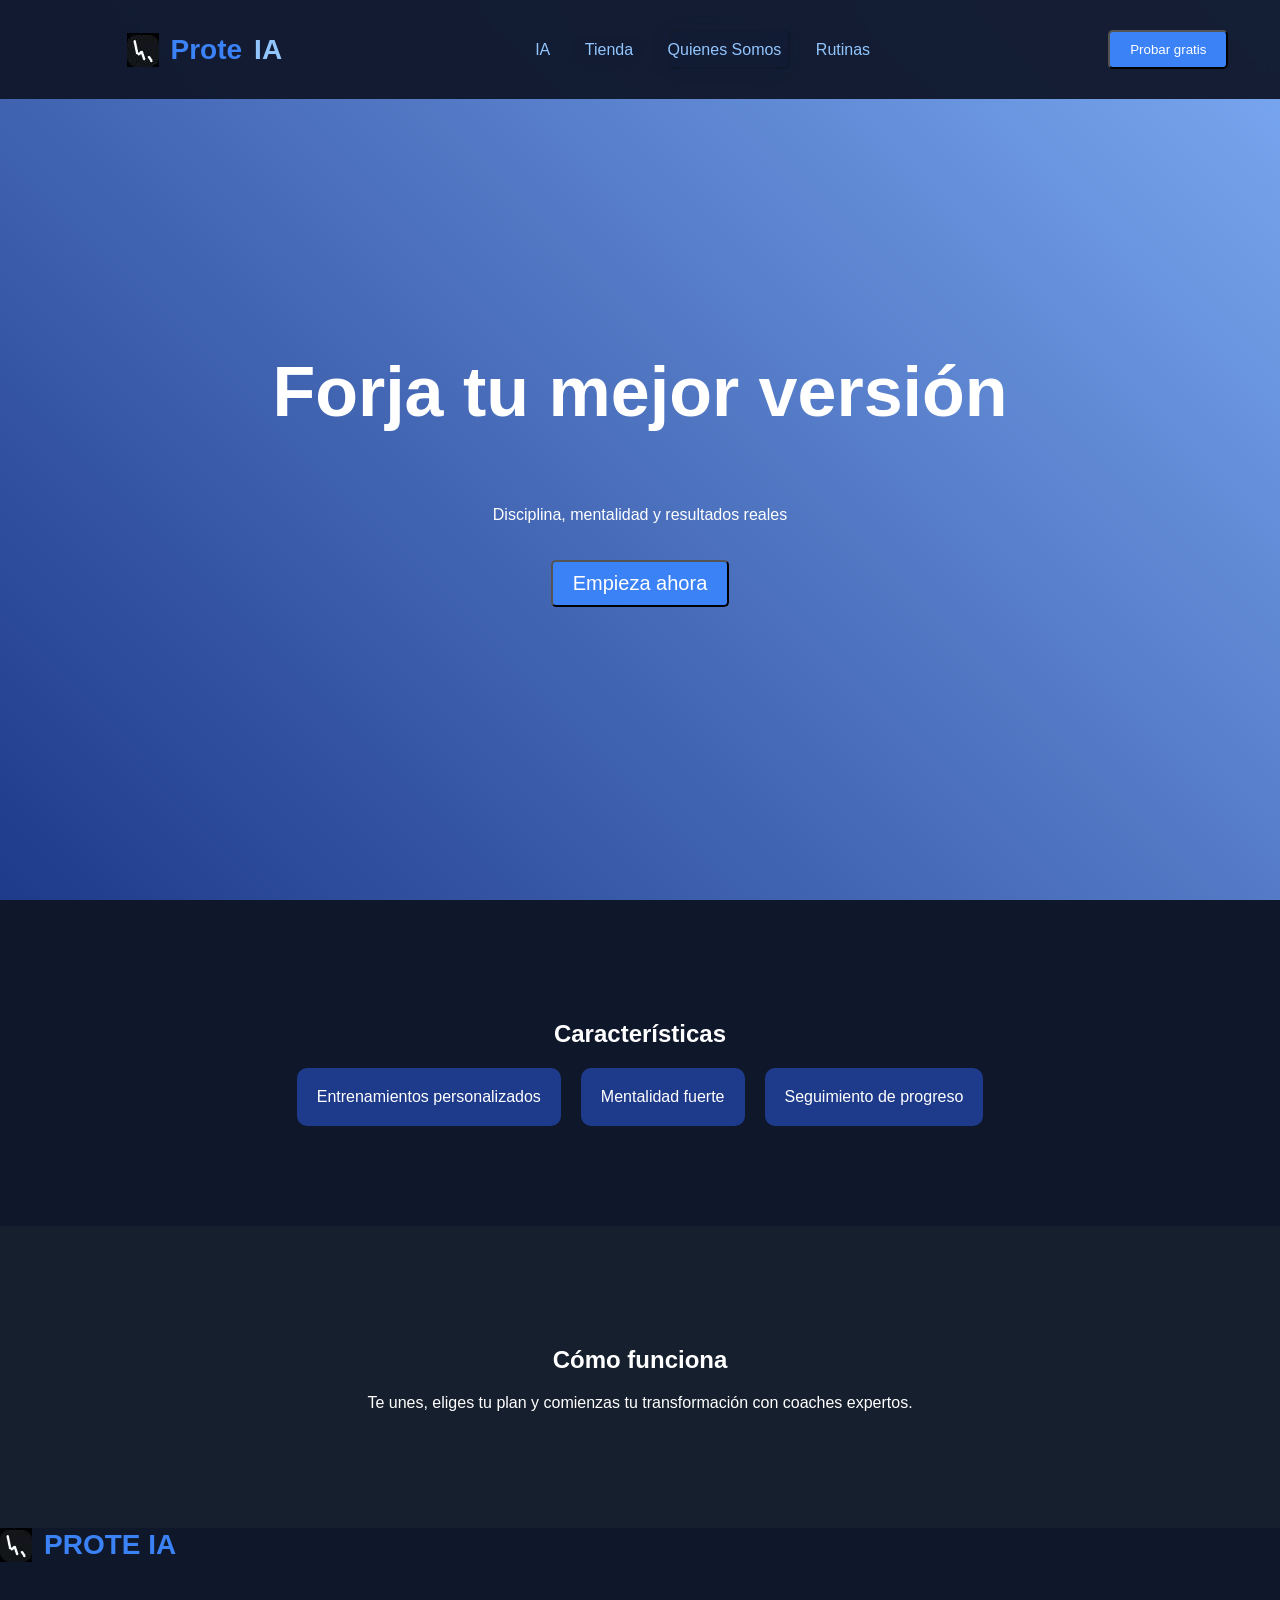
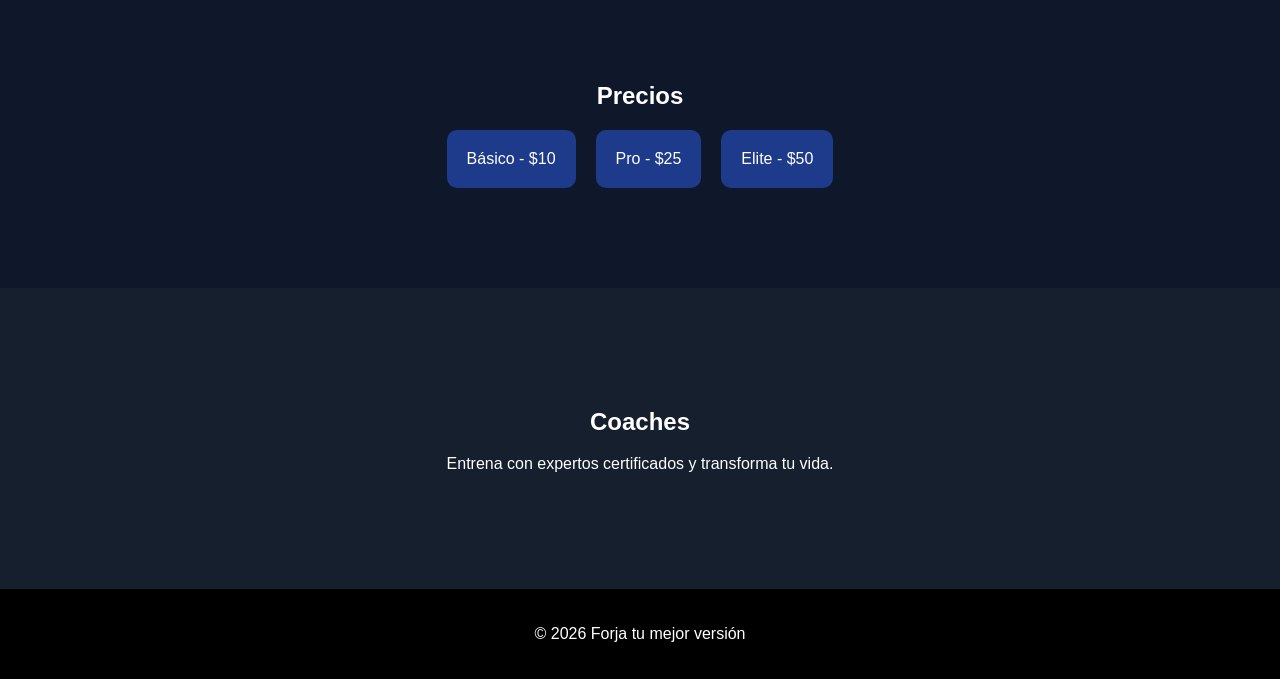
<file: index.html>
<!DOCTYPE html>
<html lang="es">

<head>
    <meta charset="UTF-8">
    <title>Forja tu mejor versión</title>
    <link rel="stylesheet" href="style.css">
</head>

<body>

    <header class="navbar">

        <!-- NAVBAR -->
        <nav class="navbar">
            <a href="./page.html">
                <div class="logo">
                    <img src="../assets/logo.jpeg" alt="logo ">
                    <span>Prote</span>IA
                </div>
            </a>
            <nav>
                <a href="./IA/proteIA.html">IA</a>
                <a href="./carrito/pruebas.html">Tienda</a>
                <a href="./quienessomos/quienes-somos.html">Quienes Somos</a>
                <a href="./Rutinas/index.html">Rutinas</a>
            </nav>
            <div>
                <button class="btn-principal">Probar gratis</button>
            </div>
        </nav>

        <div class="botones">
            <button class="btn-secundario" id="loginBtn">Inicia sesión</button>
            <button class="btn-principal" onclick="empezar()">Empieza hoy</button>
        </div>
    </header>

    <!-- HERO -->
    <section class="hero">
        <h1>Forja tu mejor versión</h1>
        <p>Disciplina, mentalidad y resultados reales</p>
        <button class="btn-principal grande" onclick="empezar()">Empieza ahora</button>
    </section>

    <!-- CARACTERÍSTICAS -->
    <section id="caracteristicas" class="seccion">
        <h2>Características</h2>
        <div class="grid">
            <div class="card"> Entrenamientos personalizados</div>
            <div class="card"> Mentalidad fuerte</div>
            <div class="card"> Seguimiento de progreso</div>
        </div>
    </section>

    <!-- CÓMO FUNCIONA -->
    <section id="funciona" class="seccion oscuro">
        <h2>Cómo funciona</h2>
        <p>Te unes, eliges tu plan y comienzas tu transformación con coaches expertos.</p>
    </section a href="#">
    <div class="logo">
        <img src="../assets/logo.jpeg" alt="logo ">
        <span>PROTE IA</span>
    </div></a>

    <!-- PRECIOS -->
    <section id="precios" class="seccion">
        <h2>Precios</h2>
        <div class="grid">
            <div class="card">Básico - $10</div>
            <div class="card">Pro - $25</div>
            <div class="card">Elite - $50</div>
        </div>
    </section>

    <!-- COACHES -->
    <section id="coaches" class="seccion oscuro">
        <h2>Coaches</h2>
        <p>Entrena con expertos certificados y transforma tu vida.</p>
    </section>

    <footer>
        <p>© 2026 Forja tu mejor versión</p>
    </footer>

    <script src="script.js"></script>
</body>

</html>
</file>
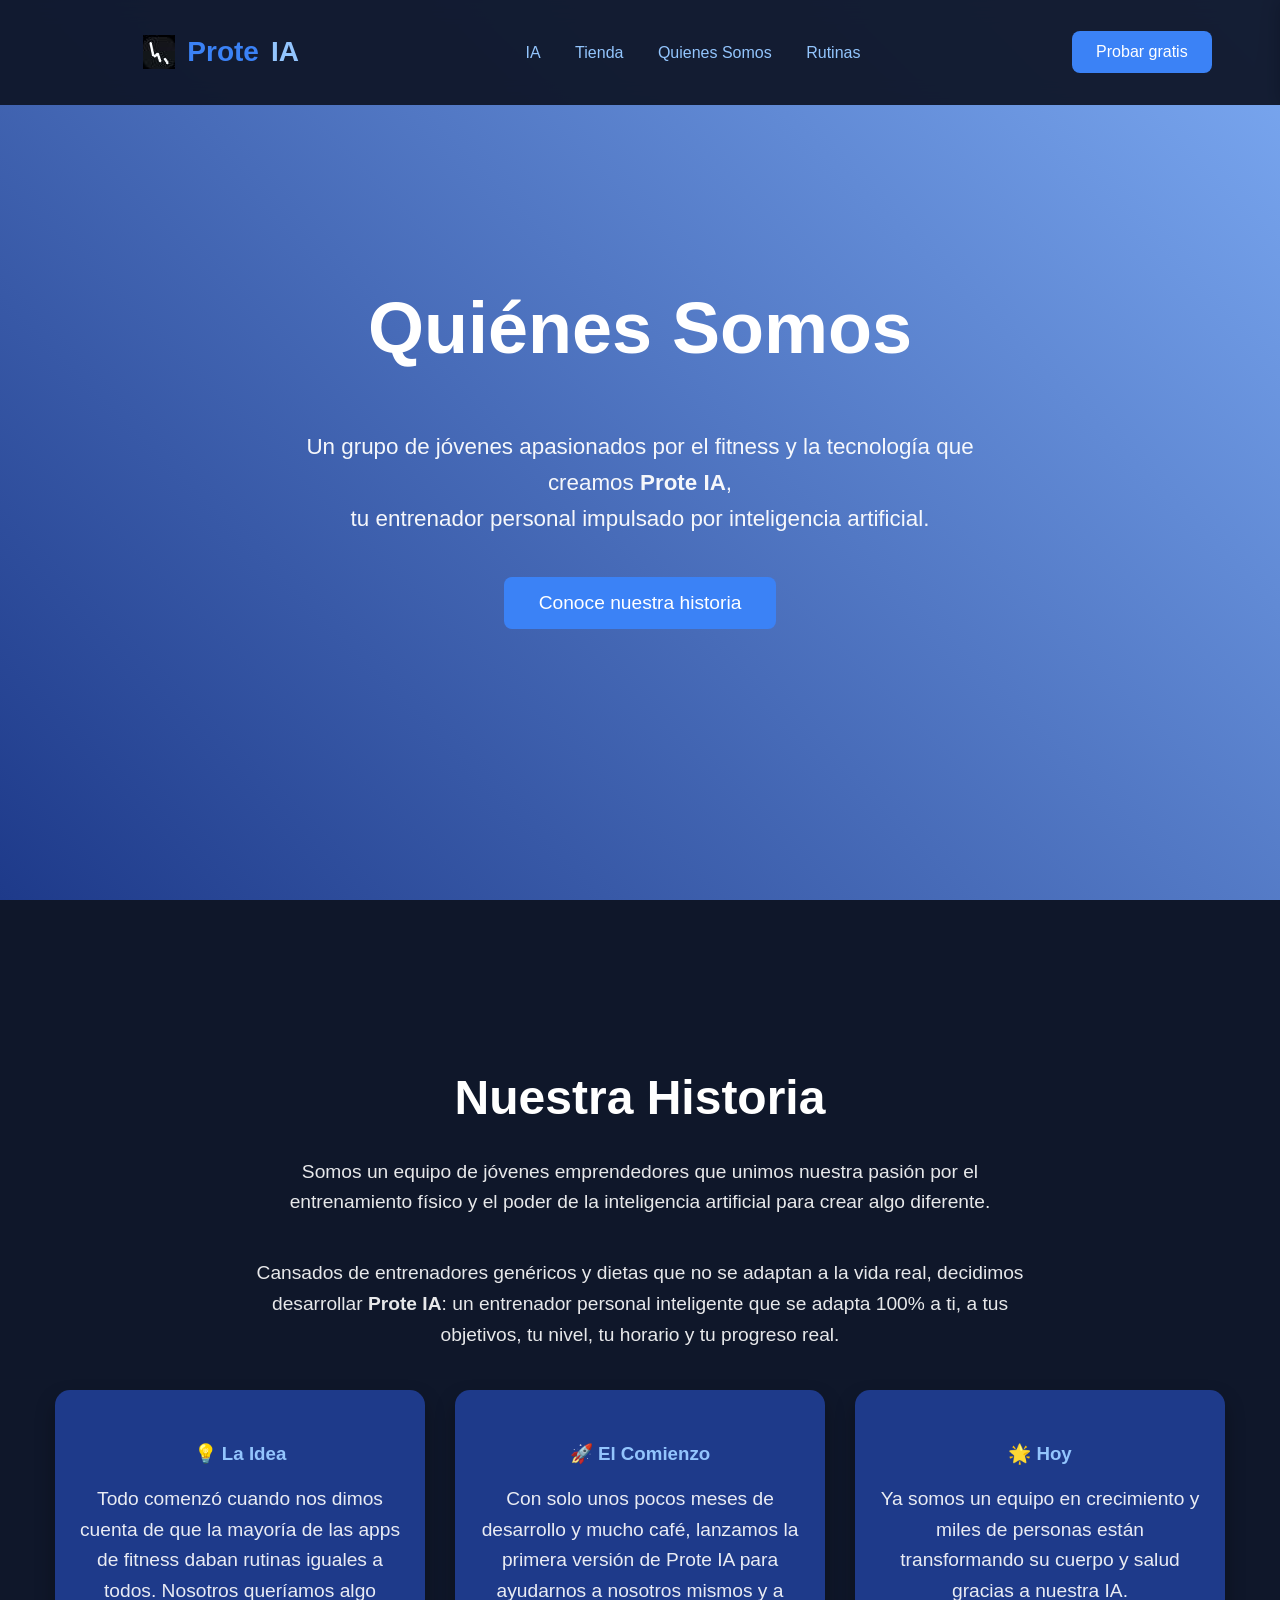
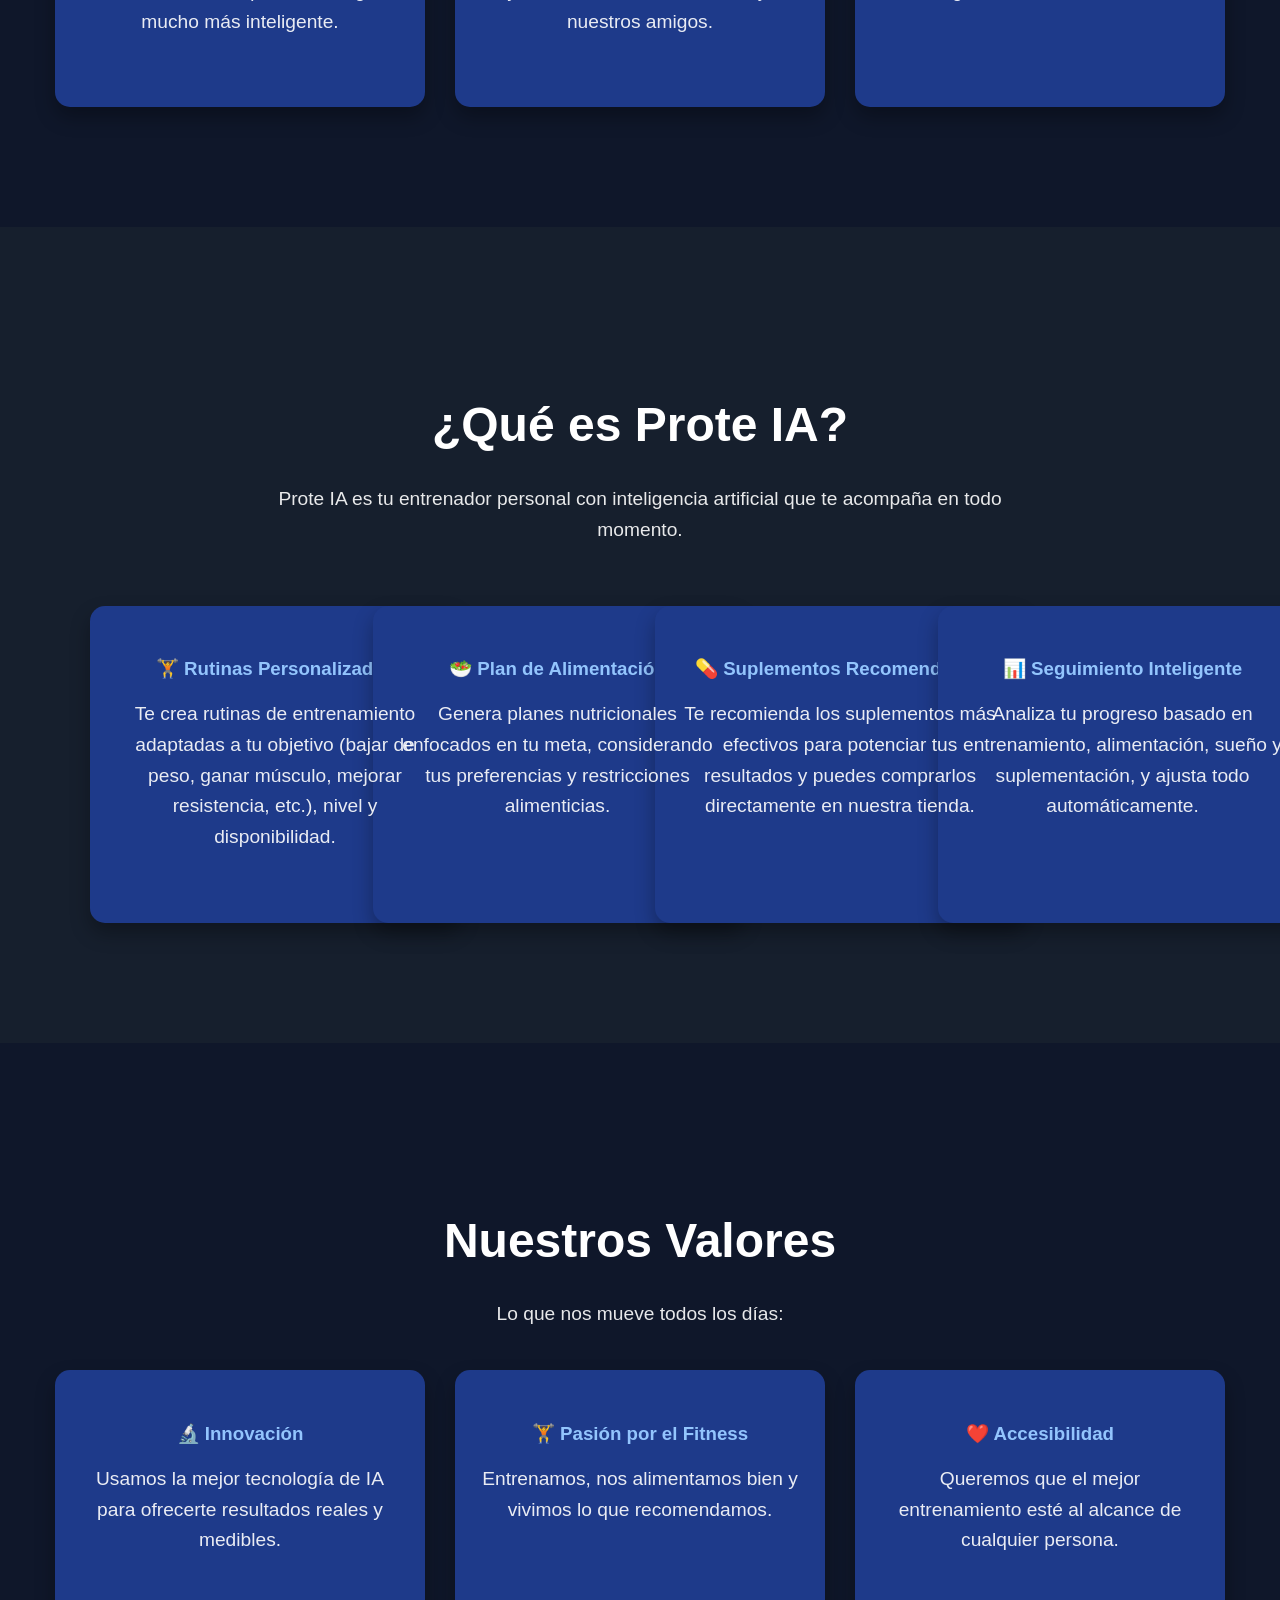
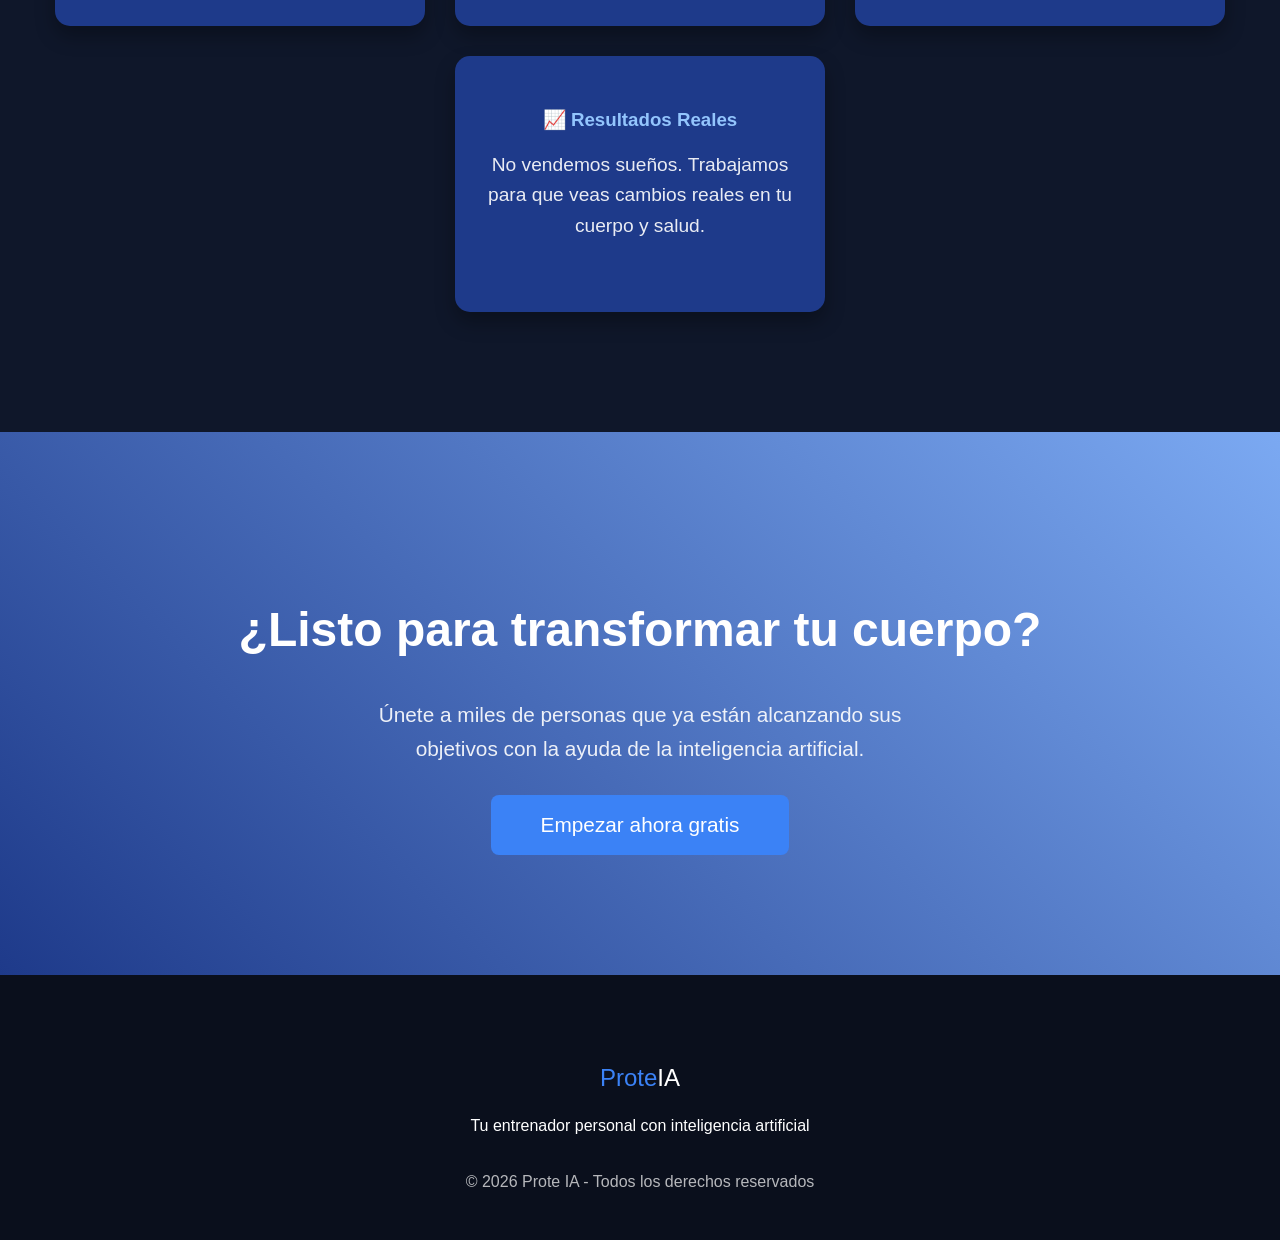
<file: quienessomos/quienes-somos.html>
<!DOCTYPE html>
<html lang="es">
<head>
    <meta charset="UTF-8">
    <meta name="viewport" content="width=device-width, initial-scale=1.0">
    <title>Quiénes Somos | Prote IA</title>
    <link rel="stylesheet" href="styles.css">
</head>
<body>

    <!-- NAVBAR -->
    <nav class="navbar">
      <a href="../index.html">
        <div class="logo">
          <img src="../assets/logo.jpeg" alt="logo ">
          <span>Prote</span>IA
        </div>
      </a>
      <nav>
        <a href="../IA/proteIA.html">IA</a>
        <a href="../carrito/pruebas.html">Tienda</a>
        <a href="../quienessomos/quienes-somos.html">Quienes Somos</a>
        <a href="../Rutinas/index.html">Rutinas</a>
      </nav>
      <div>
        <button class="btn-principal">Probar gratis</button>
      </div>
    </nav>

    <!-- HERO -->
    <section class="hero">
        <h1>Quiénes Somos</h1>
        <p class="grande">
            Un grupo de jóvenes apasionados por el fitness y la tecnología que creamos <strong>Prote IA</strong>,<br>
            tu entrenador personal impulsado por inteligencia artificial.
        </p>
        <button class="btn-principal" style="font-size: 1.2rem; padding: 15px 35px;">Conoce nuestra historia</button>
    </section>

    <!-- NUESTRA HISTORIA -->
    <section class="seccion">
        <h2>Nuestra Historia</h2>
        <p>
            Somos un equipo de jóvenes emprendedores que unimos nuestra pasión por el entrenamiento físico 
            y el poder de la inteligencia artificial para crear algo diferente.
        </p>
        <p>
            Cansados de entrenadores genéricos y dietas que no se adaptan a la vida real, decidimos desarrollar 
            <strong>Prote IA</strong>: un entrenador personal inteligente que se adapta 100% a ti, a tus objetivos, 
            tu nivel, tu horario y tu progreso real.
        </p>

        <div class="grid">
            <div class="card">
                <h3>💡 La Idea</h3>
                <p>Todo comenzó cuando nos dimos cuenta de que la mayoría de las apps de fitness daban rutinas iguales a todos. Nosotros queríamos algo mucho más inteligente.</p>
            </div>
            <div class="card">
                <h3>🚀 El Comienzo</h3>
                <p>Con solo unos pocos meses de desarrollo y mucho café, lanzamos la primera versión de Prote IA para ayudarnos a nosotros mismos y a nuestros amigos.</p>
            </div>
            <div class="card">
                <h3>🌟 Hoy</h3>
                <p>Ya somos un equipo en crecimiento y miles de personas están transformando su cuerpo y salud gracias a nuestra IA.</p>
            </div>
        </div>
    </section>

    <!-- QUÉ ES PROTE IA -->
    <section class="seccion oscuro">
        <h2>¿Qué es Prote IA?</h2>
        <p>
            Prote IA es tu entrenador personal con inteligencia artificial que te acompaña en todo momento.
        </p>

        <div class="valores">
            <div class="card">
                <h3>🏋️ Rutinas Personalizadas</h3>
                <p>Te crea rutinas de entrenamiento adaptadas a tu objetivo (bajar de peso, ganar músculo, mejorar resistencia, etc.), nivel y disponibilidad.</p>
            </div>
            <div class="card">
                <h3>🥗 Plan de Alimentación</h3>
                <p>Genera planes nutricionales enfocados en tu meta, considerando tus preferencias y restricciones alimenticias.</p>
            </div>
            <div class="card">
                <h3>💊 Suplementos Recomendados</h3>
                <p>Te recomienda los suplementos más efectivos para potenciar tus resultados y puedes comprarlos directamente en nuestra tienda.</p>
            </div>
            <div class="card">
                <h3>📊 Seguimiento Inteligente</h3>
                <p>Analiza tu progreso basado en entrenamiento, alimentación, sueño y suplementación, y ajusta todo automáticamente.</p>
            </div>
        </div>
    </section>

    <!-- NUESTRO EQUIPO / VALORES -->
    <section class="seccion">
        <h2>Nuestros Valores</h2>
        <p>Lo que nos mueve todos los días:</p>

        <div class="grid">
            <div class="card">
                <h3>🔬 Innovación</h3>
                <p>Usamos la mejor tecnología de IA para ofrecerte resultados reales y medibles.</p>
            </div>
            <div class="card">
                <h3>🏋️ Pasión por el Fitness</h3>
                <p>Entrenamos, nos alimentamos bien y vivimos lo que recomendamos.</p>
            </div>
            <div class="card">
                <h3>❤️ Accesibilidad</h3>
                <p>Queremos que el mejor entrenamiento esté al alcance de cualquier persona.</p>
            </div>
            <div class="card">
                <h3>📈 Resultados Reales</h3>
                <p>No vendemos sueños. Trabajamos para que veas cambios reales en tu cuerpo y salud.</p>
            </div>
        </div>
    </section>

    <!-- LLAMADO A LA ACCIÓN -->
    <section class="seccion oscuro" style="background: linear-gradient(45deg, #1e3a8a, #7ba9f2);">
        <h2>¿Listo para transformar tu cuerpo?</h2>
        <p style="font-size: 1.3rem; max-width: 600px; margin: 30px auto;">
            Únete a miles de personas que ya están alcanzando sus objetivos con la ayuda de la inteligencia artificial.
        </p>
        <button class="btn-principal" style="font-size: 1.3rem; padding: 18px 50px;">Empezar ahora gratis</button>
    </section>

    <!-- FOOTER -->
    <footer>
        <p style="font-size: 1.5rem; margin-bottom: 10px;">
            <span style="color: #3b82f6;">Prote</span>IA
        </p>
        <p>Tu entrenador personal con inteligencia artificial</p>
        <p style="margin-top: 30px; opacity: 0.7;">
            © 2026 Prote IA - Todos los derechos reservados
        </p>
    </footer>

</body>
</html>
</file>
<file: style.css>
/* GENERAL */
body {
    margin: 0;
    font-family: Arial, sans-serif;
    background: #0f172a;
    color: white;
}



/* LOGO */
.logo {
    display: flex;
    align-items: center;
    gap: 10px;
}


/* BOTONES */
.btn-principal {
    background: #3b82f6;
    color: white;
}

.btn-secundario {
    border: 1px solid #3b82f6;
    background: transparent;
    color: #3b82f6;
}

button {
    padding: 10px 20px;
    border-radius: 5px;
    cursor: pointer;
}

/* HERO */
.hero {
    height: 100vh;
    display: flex;
    flex-direction: column;
    justify-content: center;
    align-items: center;
    background: linear-gradient(45deg, #1e3a8a, #7ba9f2);
}

.hero h1 {
    font-size: 70px;
}

.grande {
    margin-top: 20px;
    font-size: 20px;
}

/* SECCIONES */
.seccion {
    padding: 100px 20px;
    text-align: center;
}

.oscuro {
    background-color: #161f2d;
}

/* GRID */
.grid {
    display: flex;
    justify-content: center;
    gap: 20px;
    margin-top: 20px;
}

/* CARDS */
.card {
    background: #1e3a8a;
    padding: 20px;
    border-radius: 10px;
    transition: 0.3s;
}

.card:hover {
    transform: scale(1.1);
    background: #2563eb;
}

/* FOOTER */
footer {
    text-align: center;
    padding: 20px;
    background: black;
}

a {
    text-decoration: none;
    color: white;
}

/*NAVBAR*/
.navbar {
    display: flex;
    justify-content: space-around;
    align-items: center;
    padding: 30px 30px;
    position: fixed;
    width: 100%;
    top: 0;
    background: rgba(15, 23, 42, 0.95);
    backdrop-filter: blur(10px);
    z-index: 1000;
    transition: 0.3s;
}

.logo {
    display: flex;
    align-items: center;
    gap: 12px;
    font-size: 28px;
    font-weight: bold;
}

.logo span {
    color: #3b82f6;
}

nav a {
    margin: 0 15px;
    color: #93c5fd;
    text-decoration: none;
    font-weight: 500;
}

nav a:hover {
    color: white;
}
</file>
<file: quienessomos/styles.css>
/* GENERAL */
body {
    margin: 0;
    font-family: Arial, sans-serif;
    background: #0f172a;
    color: white;
    line-height: 1.6;
}

/* NAVBAR */
.navbar {
    display: flex;
    justify-content: space-around;
    align-items: center;
    padding: 30px 30px;
    position: fixed;
    width: 100%;
    top: 0;
    background: rgba(15, 23, 42, 0.95);
    backdrop-filter: blur(10px);
    z-index: 1000;
    transition: 0.3s;
}

.logo {
    display: flex;
    align-items: center;
    gap: 12px;
    font-size: 28px;
    font-weight: bold;
}

.logo span {
    color: #3b82f6;
}

nav a {
    margin: 0 15px;
    color: #93c5fd;
    text-decoration: none;
    font-weight: 500;
}

nav a:hover {
    color: white;
}

/* BOTONES */
.btn-principal {
    background: #3b82f6;
    color: white;
    border: none;
}

.btn-secundario {
    border: 1px solid #3b82f6;
    background: transparent;
    color: #3b82f6;
}

button {
    padding: 12px 24px;
    border-radius: 8px;
    cursor: pointer;
    font-size: 16px;
    transition: 0.3s;
}

button:hover {
    transform: translateY(-3px);
}

/* HERO */
.hero {
    height: 100vh;
    display: flex;
    flex-direction: column;
    justify-content: center;
    align-items: center;
    background: linear-gradient(45deg, #1e3a8a, #7ba9f2);
    text-align: center;
    padding: 0 20px;
}

.hero h1 {
    font-size: 4.5rem;
    margin: 0 0 20px 0;
}

.hero .grande {
    font-size: 1.4rem;
    max-width: 700px;
    margin-bottom: 40px;
    opacity: 0.95;
}

/* SECCIONES */
.seccion {
    padding: 120px 20px;
    text-align: center;
}

.oscuro {
    background-color: #161f2d;
}

.seccion h2 {
    font-size: 3rem;
    margin-bottom: 20px;
}

.seccion p {
    max-width: 800px;
    margin: 0 auto 40px auto;
    font-size: 1.2rem;
    opacity: 0.9;
}

/* GRID */
.grid {
    display: flex;
    justify-content: center;
    gap: 30px;
    flex-wrap: wrap;
    margin-top: 40px;
}

/* CARDS */
.card {
    background: #1e3a8a;
    padding: 30px 25px;
    border-radius: 15px;
    width: 320px;
    transition: 0.4s;
    box-shadow: 0 10px 20px rgba(0, 0, 0, 0.3);
}

.card:hover {
    transform: scale(1.08) translateY(-10px);
    background: #2563eb;
}

.card h3 {
    color: #93c5fd;
    margin-bottom: 15px;
}

/* VALORES */
.valores {
    display: grid;
    grid-template-columns: repeat(auto-fit, minmax(250px, 1fr));
    gap: 30px;
    max-width: 1100px;
    margin: 60px auto 0;
}

/* FOOTER */
footer {
    text-align: center;
    padding: 60px 20px 30px;
    background: #0a0f1c;
}

footer a {
    color: #93c5fd;
}

@media (max-width: 768px) {
    .hero h1 {
        font-size: 3rem;
    }

    .navbar {
        padding: 15px 20px;
    }
}
</file>
